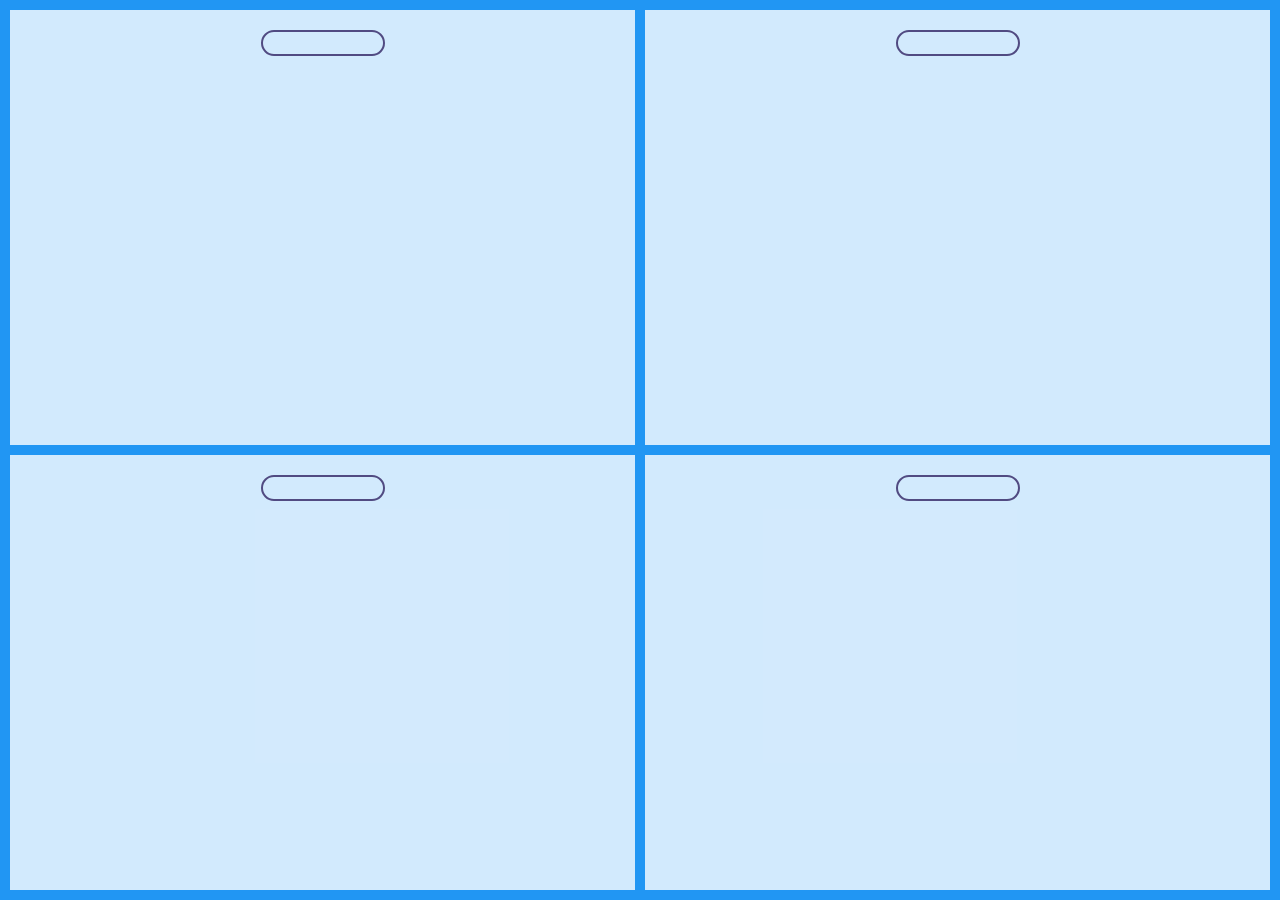
<file: ex_02/index.html>
<!DOCTYPE html>
<html lang="en">
<head>
    <meta charset="UTF-8">
    <title>Title</title>
    <link rel="stylesheet" type="text/css" href="style.css">
</head>
<body>
<div class="grid-container">
  <div class="async-image loading" id="item1">
    <div class="loader"></div>
  </div>
  <div class="async-image loading" id="item2">
    <div class="loader"></div>
  </div>
  <div class="async-image loading" id="item3">
    <div class="loader"></div>
  </div>
  <div class="async-image loading" id="item4">
    <div class="loader"></div>
  </div>
  
</div>
</body>
<script>
  //Wait 5sec and then call the loadImages function
  setTimeout(loadImages, 5000);

  //Used to load images
  function loadImages() {
      const images = ["https://cdn.pocket-lint.com/r/s/660x/assets/images/140427-apps-news-the-best-stupidest-and-most-famous-internet-memes-around-image22-gjp0v91lpa-jpg.webp",
      "https://i.redd.it/bptzx7ur4uj11.jpg",
      "https://c.tenor.com/QWdPngpHxZ8AAAAd/family-guy-css.gif",
      "https://cloud.netlifyusercontent.com/assets/344dbf88-fdf9-42bb-adb4-46f01eedd629/8dfc9ac6-7677-4770-9c98-5dd1eee56e6f/css-important-meme.png"]

      for (let i = 0; i < images.length; i++) {
          document.getElementById("item" + (i + 1)).style.backgroundImage = "url('" + images[i] + "')";
          document.getElementById("item" + (i + 1)).classList.remove("loading")
          document.getElementById("item" + (i + 1)).classList.add("loaded")
      }
  }
  
</script>
</html>
</file>
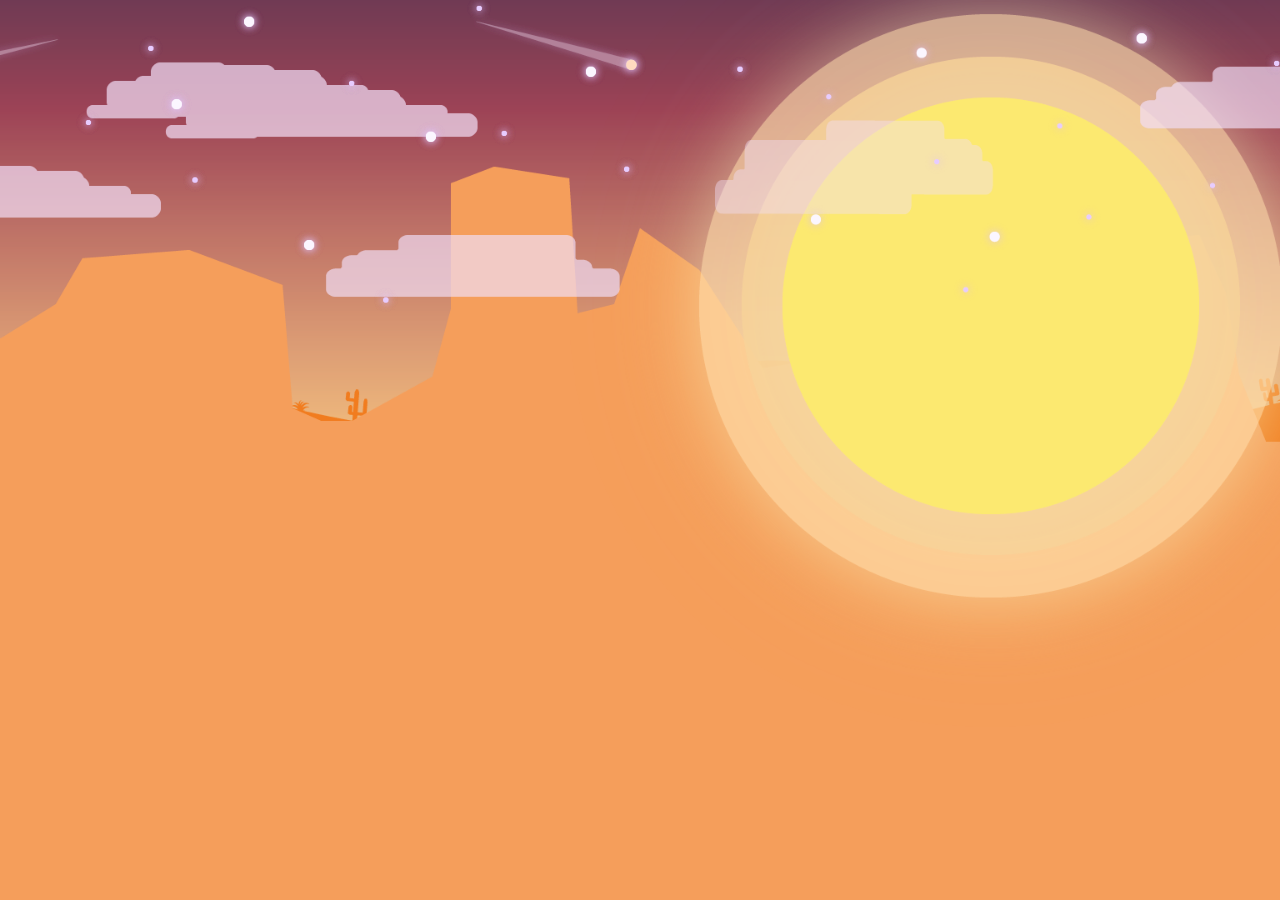
<file: ex_04/index.html>
<!DOCTYPE html>
<html lang="en">
<head>
    <meta charset="UTF-8">
    <meta name="viewport" content="width=device-width, initial-scale=1.0">
    <title>Parallax</title>
    <link rel="stylesheet" href="style.css">
</head>
<body>

</body>
<div id="cont"></div>
<script src="ex_04.js"></script>
</html>
</file>
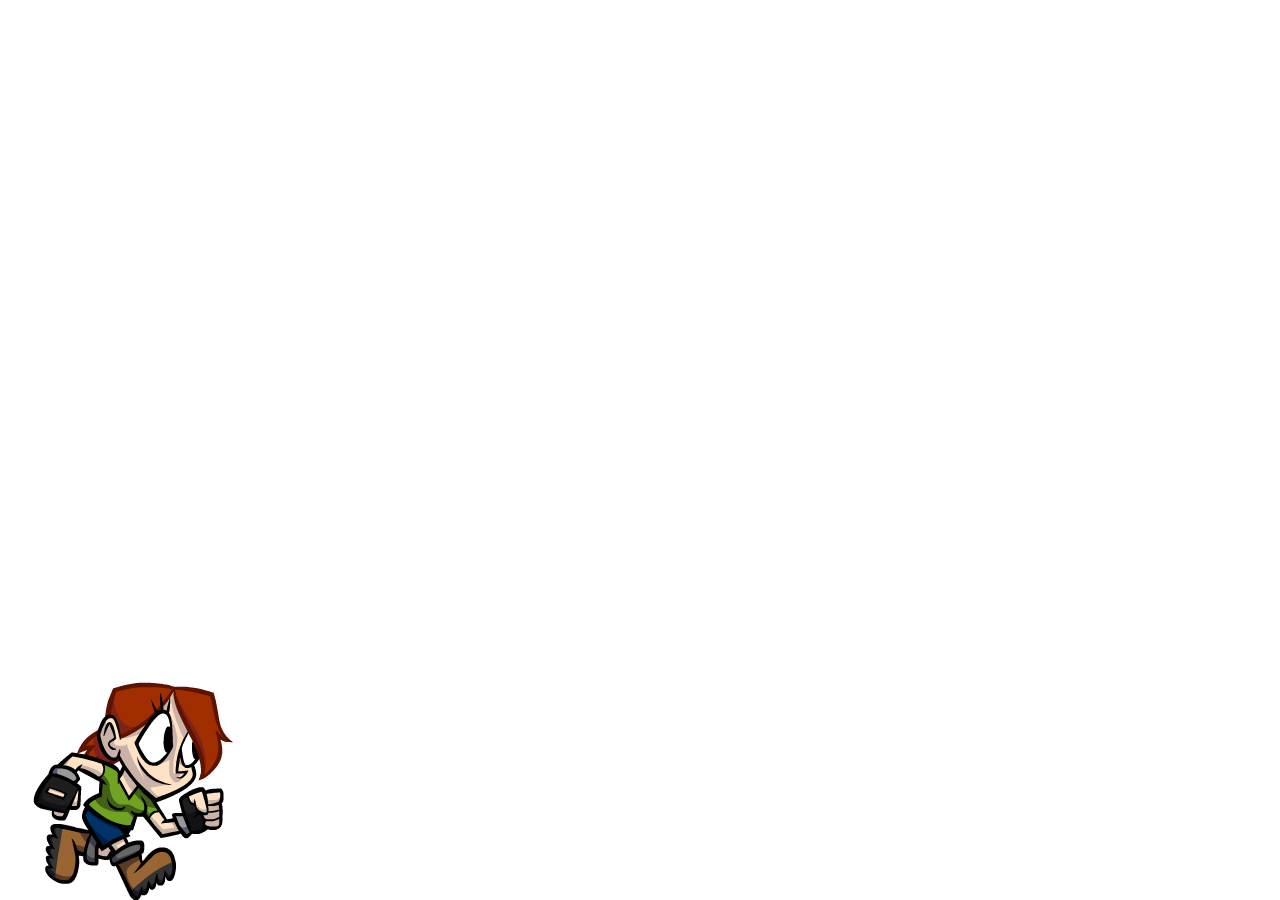
<file: ex_05/index.html>
<!DOCTYPE html>
<html lang="en">
<head>
    <meta charset="UTF-8">
    <title>Sprite sheet animation</title>
    <link rel="stylesheet" href="style.css">
</head>
<body>
<div id="character"></div>
</body>
</html>
</file>
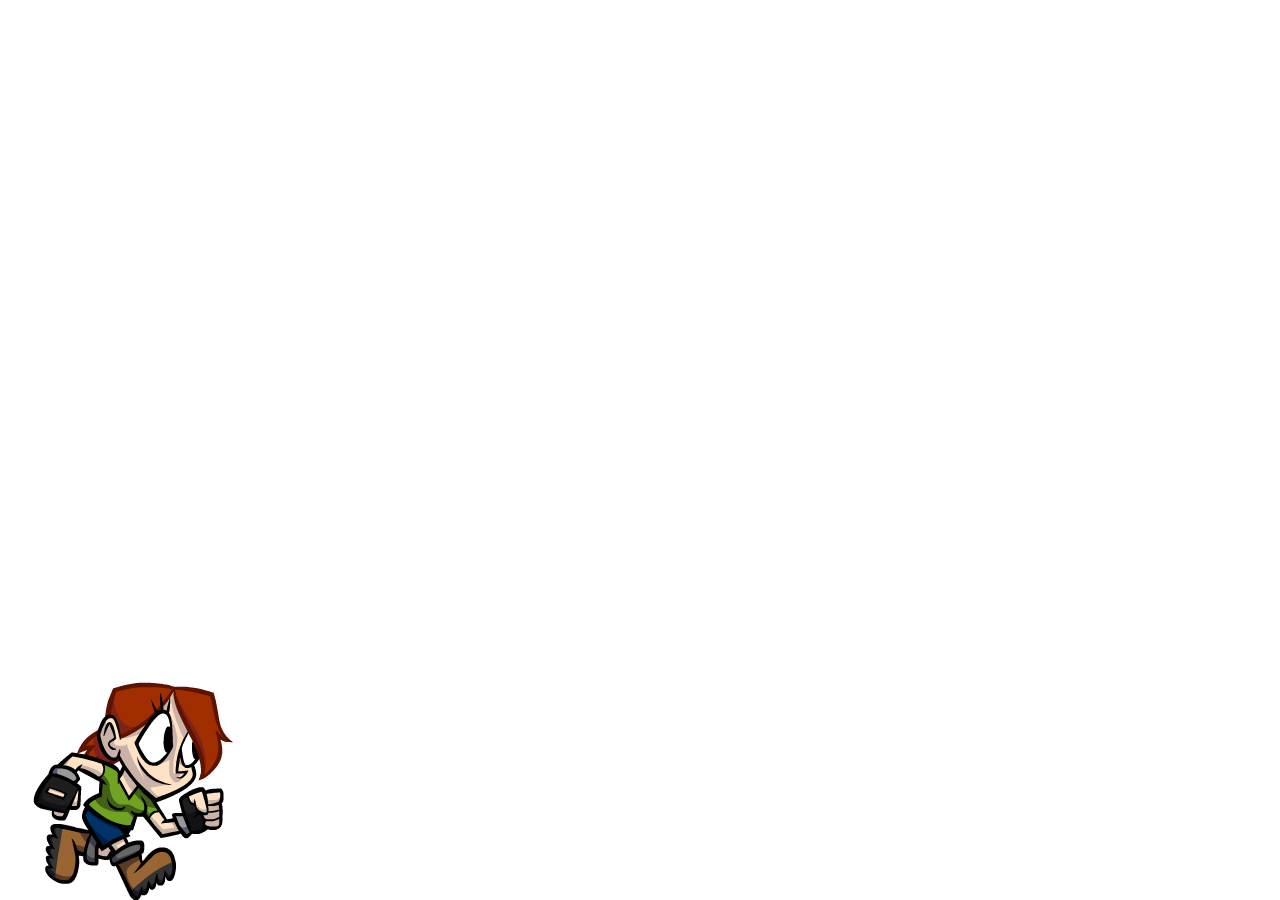
<file: ex_05bis/index.html>
<!DOCTYPE html>
<html lang="en">
<head>
    <meta charset="UTF-8">
    <title>Sprite sheet animation</title>
    <link rel="stylesheet" href="style.css">
</head>
<body>
<div id="character"></div>
</body>
<script src="ex_05bis.js"></script>
</html>
</file>
<file: ex_02/style.css>
body {
    margin: 0;
    padding: 0;
}
#item1 { grid-area: first; }
#item2 { grid-area: second; }
#item3 { grid-area: third; }
#item4 { grid-area: last; }

.grid-container {
    display: grid;
    grid-template-areas:
    'first second'
    'third last';
    grid-gap: 10px;
    background-color: #2196F3;
    padding: 10px;
    height: calc(100vh - 20px);
}

.grid-container > div {
    background-color: rgba(255, 255, 255, 0.8);
    text-align: center;
    padding: 20px 0;
    font-size: 30px;
    background-size: contain;
    background-repeat: no-repeat;
    background-position: center center;
}

.loader {
    width: 120px;
    height: 22px;
    border-radius: 20px;
    color: #514b82;
    border: 2px solid;
    position: relative;
    margin: auto;
    opacity: 1; 
    animation: fadeOut 5s forwards; 
}

.loader::before {
    content: "";
    position: absolute;
    margin: 2px;
    inset: 0 100% 0 0;
    border-radius: inherit;
    background: currentColor;
    animation: fillBar 5s forwards; 
    
}

@keyframes fillBar {
    100% {
        inset: 0;}}

@keyframes fadeOut {
    100% {
        opacity: 0; }}
</file>
<file: ex_04/style.css>
body, html {
    margin: 0;
    padding: 0;
    width: 100%;
    height: 100%;
    overflow: hidden;}
.para {
        position: absolute;
        top: 0;
        left: 0;
        width: 100%;
        height: 100%;
        background-size: cover;
        background-position: center;}

#parallax-container {
    position: relative;
    width: 100%;
    height: 100vh;
    overflow: hidden;}

.layer-bg {background-image: url('assets/9\ Background.png');}
.layer-1 {background-image: url('assets/1\ Layer1.png');}
.layer-2 {background-image: url('assets/2\ Layer2.png');}
.layer-3 {background-image: url('assets/3\ Layer3.png');}
.layer-4 {background-image: url('assets/4\ Layer4.png');}
.layer-5 {background-image: url('assets/5\ Mountains.png');}
.layer-6 {background-image: url('assets/6\ Sun.png');}
.layer-7 {background-image: url('assets/7\ Clouds.png');}
.layer-8 {background-image: url('assets/7\ Clouds2.png');}
.layer-9 {background-image: url('assets/8\ Stars.png');}
.layer-10 {background-image: url('assets/8\ Stars2.png');}
</file>
<file: ex_05/style.css>
body {
    margin: 0;
    padding: 0;
    width: 100vw;
    height: 100vh;
    overflow: hidden;
}

#character {
    width: 256px;
    height: 256px;
    bottom: 0;
    position: absolute;
    background-image: url('walking.png');
    animation: walk 3.6s steps(6) infinite;
}

@keyframes walk {
    0% {background-position: 0 0;}
    100% { background-position: -1536px 0;}}
</file>
<file: ex_05bis/style.css>
body {
    margin: 0;
    padding: 0;
    width: 100vw;
    height: 100vh;
    overflow: hidden;
}

#character {
    width: 256px;
    height: 256px;
    bottom: 0;
    position: absolute;
    background-image: url('walking.png');
    animation: walk 3.6s steps(6) infinite;
}

@keyframes walk {
    0% {background-position: 0 0;}
    100% { background-position: -1536px 0;}}
</file>
